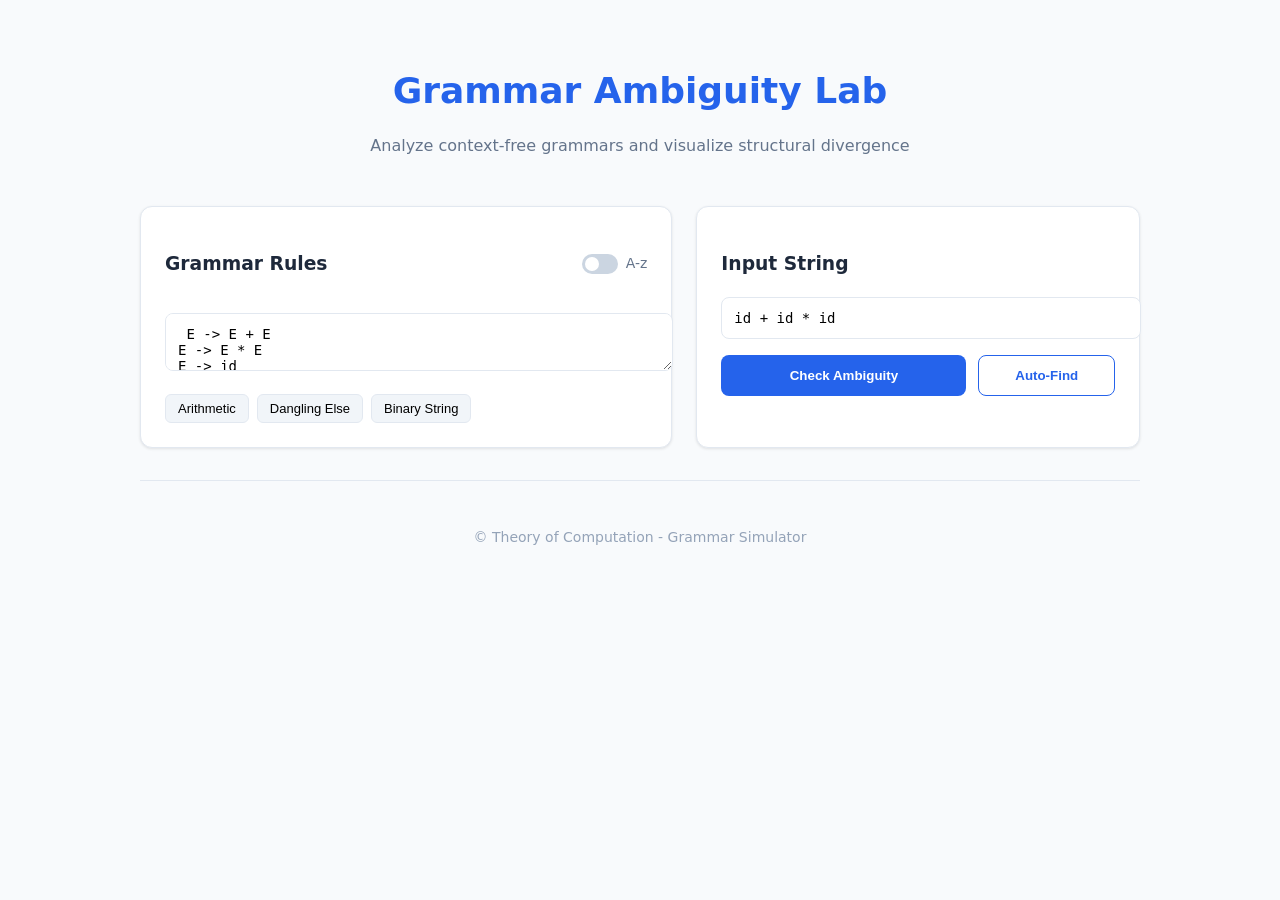
<file: index.html>
<!DOCTYPE html>
<html lang="en">

<head>
    <meta charset="UTF-8">
    <meta name="viewport" content="width=device-width, initial-scale=1.0">
    <title>Grammar Ambiguity Lab</title>
    <link rel="stylesheet" href="style.css">
</head>

<body>
    <div class="container">
        <header>
            <h1>Grammar Ambiguity Lab</h1>
            <p>Analyze context-free grammars and visualize structural divergence</p>
        </header>
        <main>
            <section class="controls">
                <div class="card">
                    <div class="grammar-header">
                        <h3>Grammar Rules</h3>
                        <label class="toggle-switch">
                            <input type="checkbox" id="case-sensitive-toggle">
                            <span class="slider"></span>
                            <span class="toggle-label">A-z</span>
                        </label>
                    </div>
                    <textarea id="grammar-input" spellcheck="false" placeholder="E -> E + E | id"> E -> E + E
E -> E * E
E -> id</textarea>
                    <div class="presets">
                        <button onclick="loadPreset('expression')">Arithmetic</button>
                        <button onclick="loadPreset('dangling')">Dangling Else</button>
                        <button onclick="loadPreset('binary')">Binary String</button>
                    </div>
                </div>
                <div class="card">
                    <h3>Input String</h3>
                    <input type="text" id="string-input" value="id + id * id" spellcheck="false"
                        placeholder="Enter string (e.g. id + id)">
                    <div class="button-group">
                        <button id="simulate-btn" class="primary-btn">Check Ambiguity</button>
                        <button id="find-ambiguity-btn" class="secondary-btn">Auto-Find</button>
                    </div>
                </div>
            </section>
            <section id="results-section" class="hidden">
                <div class="status-bar" id="status-bar"></div>
                <div id="tree-container"></div>
            </section>
        </main>
        <footer>
            <p>&copy; Theory of Computation - Grammar Simulator</p>
        </footer>
    </div>
    <script src="parser.js"></script>
    <script src="ui.js"></script>
</body>

</html>
</file>
<file: style.css>
body {
  font-family: system-ui, -apple-system, sans-serif;
  background-color: #f8fafc;
  color: #1e293b;
  line-height: 1.5;
  padding: 2rem 1rem;
}
.container {
  max-width: 1000px;
  margin: 0 auto;
}
header {
  text-align: center;
  margin-bottom: 3rem;
}
header h1 {
  font-size: 2.25rem;
  color: #2563eb;
  margin-bottom: 0.5rem;
}
header p {
  color: #64748b;
}
.controls {
  display: grid;
  grid-template-columns: 1.2fr 1fr;
  gap: 1.5rem;
  margin-bottom: 2rem;
}
@media (max-width: 768px) {
  .controls { grid-template-columns: 1fr; }
}
.card {
  background: white;
  padding: 1.5rem;
  border-radius: 0.75rem;
  border: 1px solid #e2e8f0;
  box-shadow: 0 1px 3px rgba(0,0,0,0.1);
}
.grammar-header {
  display: flex;
  justify-content: space-between;
  align-items: center;
  margin-bottom: 1rem;
}
.toggle-switch {
  display: flex;
  align-items: center;
  cursor: pointer;
  font-size: 0.875rem;
  color: #64748b;
}
.toggle-switch input { display: none; }
.slider {
  position: relative;
  width: 36px;
  height: 20px;
  background: #cbd5e1;
  border-radius: 10px;
  margin-right: 8px;
  transition: 0.2s;
}
.slider::before {
  content: "";
  position: absolute;
  height: 14px;
  width: 14px;
  left: 3px;
  bottom: 3px;
  background: white;
  border-radius: 50%;
  transition: 0.2s;
}
input:checked + .slider { background: #2563eb; }
input:checked + .slider::before { transform: translateX(16px); }
textarea, input[type="text"] {
  width: 100%;
  padding: 0.75rem;
  border: 1px solid #e2e8f0;
  border-radius: 0.5rem;
  font-family: monospace;
  font-size: 0.875rem;
  margin-bottom: 1rem;
}
.presets {
  display: flex;
  gap: 0.5rem;
  flex-wrap: wrap;
}
.presets button {
  background: #f1f5f9;
  border: 1px solid #e2e8f0;
  padding: 0.375rem 0.75rem;
  border-radius: 0.375rem;
  font-size: 0.8125rem;
  cursor: pointer;
}
.button-group {
  display: flex;
  gap: 0.75rem;
}
.primary-btn {
  flex: 2;
  background: #2563eb;
  color: white;
  border: none;
  padding: 0.75rem;
  border-radius: 0.5rem;
  font-weight: 600;
  cursor: pointer;
}
.secondary-btn {
  flex: 1;
  background: white;
  color: #2563eb;
  border: 1px solid #2563eb;
  padding: 0.75rem;
  border-radius: 0.5rem;
  font-weight: 600;
  cursor: pointer;
}
.status-bar {
  padding: 1rem;
  border-radius: 0.5rem;
  margin-bottom: 2rem;
  text-align: center;
  font-weight: 500;
}
.status-ambiguous { background: #fffbe6; color: #856404; border: 1px solid #ffeeba; }
.status-unambiguous { background: #f6ffed; color: #389e0d; border: 1px solid #b7eb8f; }
.token-preview { text-align: center; margin-bottom: 1.5rem; color: #64748b; }
.explanation-card {
  background: #f0f7ff;
  border-left: 4px solid #2563eb;
  padding: 1rem;
  border-radius: 0.25rem;
  margin-bottom: 2rem;
}
.tree-container {
  display: flex;
  flex-wrap: wrap;
  gap: 2rem;
  justify-content: center;
  padding-bottom: 2rem;
}
.tree-view {
  background: white;
  padding: 1.5rem;
  border-radius: 0.75rem;
  border: 1px solid #e2e8f0;
  min-width: 280px;
}
.tree-view h4 { text-align: center; color: #64748b; margin-bottom: 1rem; font-size: 0.875rem; }
.tree, .tree ul, .tree li { list-style: none; margin: 0; padding: 0; position: relative; }
.tree { display: flex; justify-content: center; }
.tree ul { display: flex; padding-top: 20px; }
.tree li { text-align: center; padding: 20px 5px 0 5px; }
.tree li::before, .tree li::after {
  content: '';
  position: absolute;
  top: 0;
  right: 50%;
  border-top: 1px solid #cbd5e1;
  width: 50%;
  height: 20px;
}
.tree li::after { left: 50%; border-left: 1px solid #cbd5e1; }
.tree li:only-child::after, .tree li:only-child::before { display: none; }
.tree li:only-child { padding-top: 0; }
.tree li:first-child::before, .tree li:last-child::after { border: 0 none; }
.tree li:last-child::before { border-right: 1px solid #cbd5e1; border-radius: 0 5px 0 0; }
.tree li:first-child::after { border-radius: 5px 0 0 0; }
.tree ul::before {
  content: '';
  position: absolute;
  top: 0;
  left: 50%;
  border-left: 1px solid #cbd5e1;
  width: 0;
  height: 20px;
}
.node {
  display: inline-block;
  padding: 4px 10px;
  border: 1px solid #cbd5e1;
  border-radius: 4px;
  background: #f8fafc;
  font-family: monospace;
  font-size: 0.8125rem;
}
.node.non-terminal { font-weight: 600; background: #eff6ff; border-color: #2563eb; color: #2563eb; }
.node.terminal { background: #f1f5f9; border-style: dashed; }
footer { text-align: center; padding: 2rem; color: #94a3b8; font-size: 0.875rem; border-top: 1px solid #e2e8f0; margin-top: 2rem; }
.hidden { display: none; }
</file>
<file: TOC/style.css>
body {
  font-family: system-ui, -apple-system, sans-serif;
  background-color: #f8fafc;
  color: #1e293b;
  line-height: 1.5;
  padding: 2rem 1rem;
}
.container {
  max-width: 1000px;
  margin: 0 auto;
}
header {
  text-align: center;
  margin-bottom: 3rem;
}
header h1 {
  font-size: 2.25rem;
  color: #2563eb;
  margin-bottom: 0.5rem;
}
header p {
  color: #64748b;
}
.controls {
  display: grid;
  grid-template-columns: 1.2fr 1fr;
  gap: 1.5rem;
  margin-bottom: 2rem;
}
@media (max-width: 768px) {
  .controls { grid-template-columns: 1fr; }
}
.card {
  background: white;
  padding: 1.5rem;
  border-radius: 0.75rem;
  border: 1px solid #e2e8f0;
  box-shadow: 0 1px 3px rgba(0,0,0,0.1);
}
.grammar-header {
  display: flex;
  justify-content: space-between;
  align-items: center;
  margin-bottom: 1rem;
}
.toggle-switch {
  display: flex;
  align-items: center;
  cursor: pointer;
  font-size: 0.875rem;
  color: #64748b;
}
.toggle-switch input { display: none; }
.slider {
  position: relative;
  width: 36px;
  height: 20px;
  background: #cbd5e1;
  border-radius: 10px;
  margin-right: 8px;
  transition: 0.2s;
}
.slider::before {
  content: "";
  position: absolute;
  height: 14px;
  width: 14px;
  left: 3px;
  bottom: 3px;
  background: white;
  border-radius: 50%;
  transition: 0.2s;
}
input:checked + .slider { background: #2563eb; }
input:checked + .slider::before { transform: translateX(16px); }
textarea, input[type="text"] {
  width: 100%;
  padding: 0.75rem;
  border: 1px solid #e2e8f0;
  border-radius: 0.5rem;
  font-family: monospace;
  font-size: 0.875rem;
  margin-bottom: 1rem;
}
.presets {
  display: flex;
  gap: 0.5rem;
  flex-wrap: wrap;
}
.presets button {
  background: #f1f5f9;
  border: 1px solid #e2e8f0;
  padding: 0.375rem 0.75rem;
  border-radius: 0.375rem;
  font-size: 0.8125rem;
  cursor: pointer;
}
.button-group {
  display: flex;
  gap: 0.75rem;
}
.primary-btn {
  flex: 2;
  background: #2563eb;
  color: white;
  border: none;
  padding: 0.75rem;
  border-radius: 0.5rem;
  font-weight: 600;
  cursor: pointer;
}
.secondary-btn {
  flex: 1;
  background: white;
  color: #2563eb;
  border: 1px solid #2563eb;
  padding: 0.75rem;
  border-radius: 0.5rem;
  font-weight: 600;
  cursor: pointer;
}
.status-bar {
  padding: 1rem;
  border-radius: 0.5rem;
  margin-bottom: 2rem;
  text-align: center;
  font-weight: 500;
}
.status-ambiguous { background: #fffbe6; color: #856404; border: 1px solid #ffeeba; }
.status-unambiguous { background: #f6ffed; color: #389e0d; border: 1px solid #b7eb8f; }
.token-preview { text-align: center; margin-bottom: 1.5rem; color: #64748b; }
.explanation-card {
  background: #f0f7ff;
  border-left: 4px solid #2563eb;
  padding: 1rem;
  border-radius: 0.25rem;
  margin-bottom: 2rem;
}
.tree-container {
  display: flex;
  flex-wrap: wrap;
  gap: 2rem;
  justify-content: center;
  padding-bottom: 2rem;
}
.tree-view {
  background: white;
  padding: 1.5rem;
  border-radius: 0.75rem;
  border: 1px solid #e2e8f0;
  min-width: 280px;
}
.tree-view h4 { text-align: center; color: #64748b; margin-bottom: 1rem; font-size: 0.875rem; }
.tree, .tree ul, .tree li { list-style: none; margin: 0; padding: 0; position: relative; }
.tree { display: flex; justify-content: center; }
.tree ul { display: flex; padding-top: 20px; }
.tree li { text-align: center; padding: 20px 5px 0 5px; }
.tree li::before, .tree li::after {
  content: '';
  position: absolute;
  top: 0;
  right: 50%;
  border-top: 1px solid #cbd5e1;
  width: 50%;
  height: 20px;
}
.tree li::after { left: 50%; border-left: 1px solid #cbd5e1; }
.tree li:only-child::after, .tree li:only-child::before { display: none; }
.tree li:only-child { padding-top: 0; }
.tree li:first-child::before, .tree li:last-child::after { border: 0 none; }
.tree li:last-child::before { border-right: 1px solid #cbd5e1; border-radius: 0 5px 0 0; }
.tree li:first-child::after { border-radius: 5px 0 0 0; }
.tree ul::before {
  content: '';
  position: absolute;
  top: 0;
  left: 50%;
  border-left: 1px solid #cbd5e1;
  width: 0;
  height: 20px;
}
.node {
  display: inline-block;
  padding: 4px 10px;
  border: 1px solid #cbd5e1;
  border-radius: 4px;
  background: #f8fafc;
  font-family: monospace;
  font-size: 0.8125rem;
}
.node.non-terminal { font-weight: 600; background: #eff6ff; border-color: #2563eb; color: #2563eb; }
.node.terminal { background: #f1f5f9; border-style: dashed; }
footer { text-align: center; padding: 2rem; color: #94a3b8; font-size: 0.875rem; border-top: 1px solid #e2e8f0; margin-top: 2rem; }
.hidden { display: none; }
</file>
